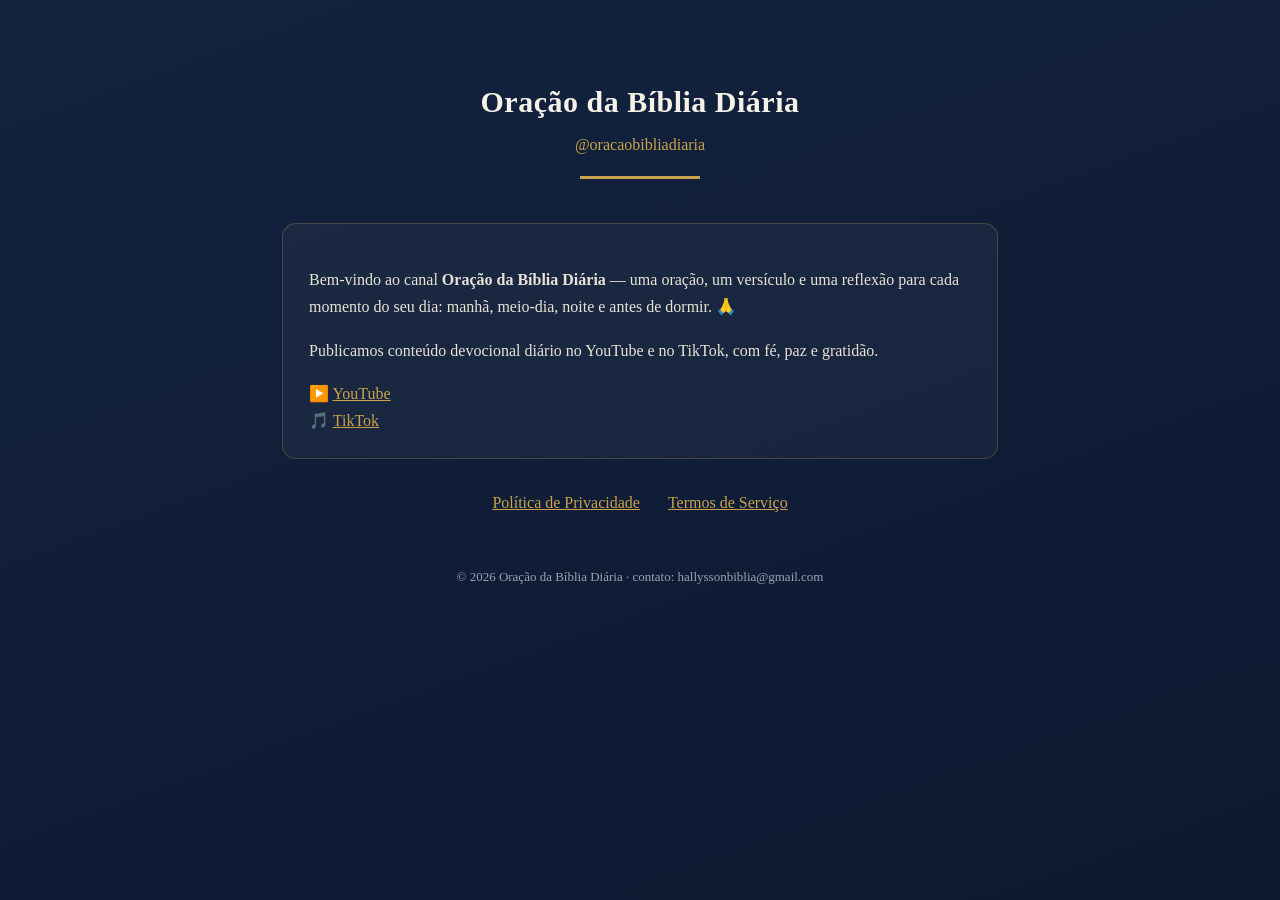
<file: index.html>
<!DOCTYPE html>
<html lang="pt-BR">
<head>
<meta charset="utf-8">
<meta name="viewport" content="width=device-width, initial-scale=1">
<title>Oração da Bíblia Diária</title>
<link rel="stylesheet" href="style.css">
</head>
<body>
<div class="wrap">
  <header>
    <div class="marca">Oração da Bíblia Diária</div>
    <div class="arroba">@oracaobibliadiaria</div>
    <div class="linha"></div>
  </header>

  <div class="card">
    <p>Bem-vindo ao canal <strong>Oração da Bíblia Diária</strong> — uma oração,
    um versículo e uma reflexão para cada momento do seu dia: manhã, meio-dia,
    noite e antes de dormir. 🙏</p>
    <p>Publicamos conteúdo devocional diário no YouTube e no TikTok, com fé, paz
    e gratidão.</p>
    <p>
      ▶️ <a href="https://www.youtube.com/@oracaobibliadiaria">YouTube</a><br>
      🎵 <a href="https://www.tiktok.com/@oracaobibliadiariaa">TikTok</a>
    </p>
  </div>

  <div class="nav">
    <a href="privacidade/">Política de Privacidade</a>
    <a href="termos/">Termos de Serviço</a>
  </div>

  <footer>© 2026 Oração da Bíblia Diária · contato: hallyssonbiblia@gmail.com</footer>
</div>
</body>
</html>
</file>
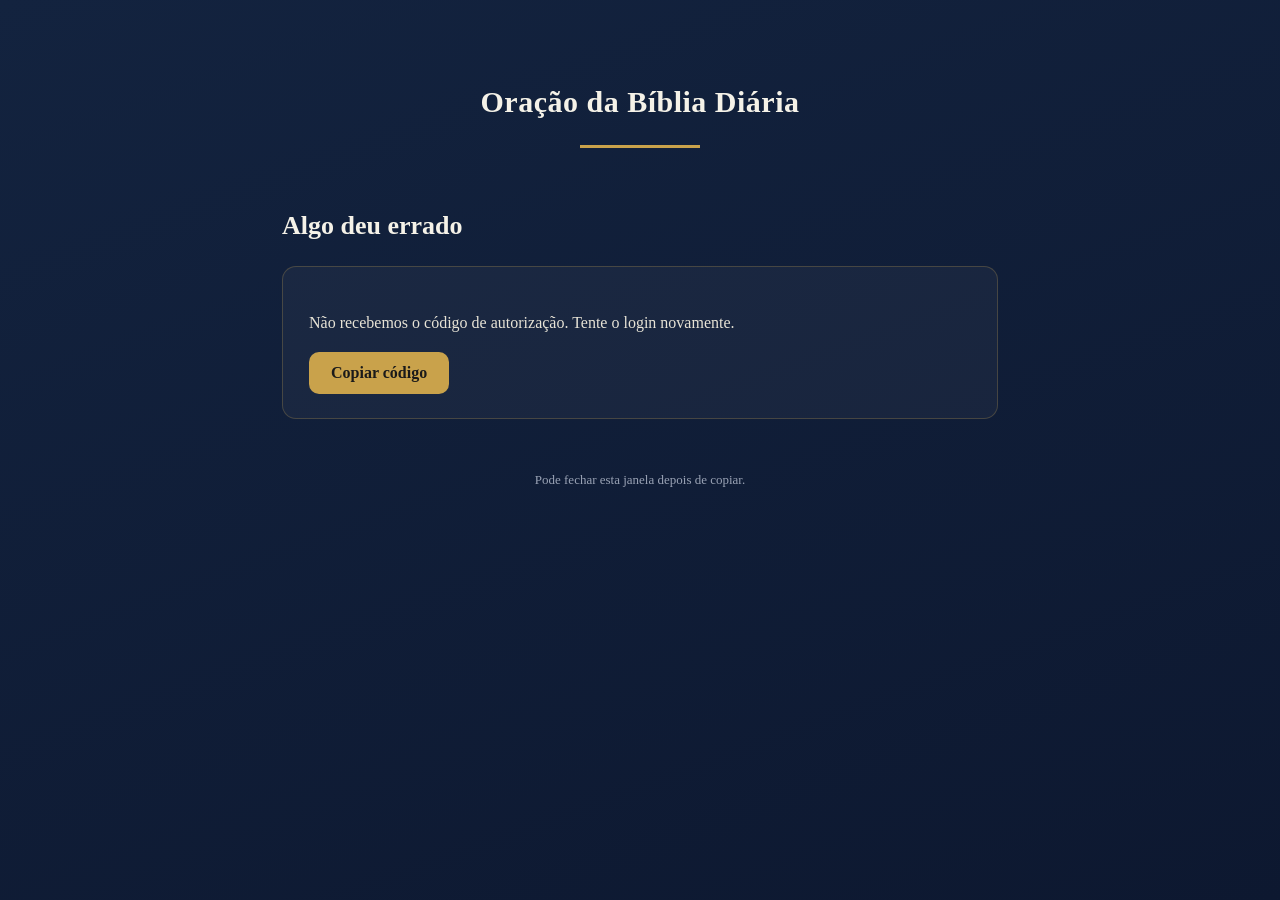
<file: callback/index.html>
<!DOCTYPE html>
<html lang="pt-BR">
<head>
<meta charset="utf-8">
<meta name="viewport" content="width=device-width, initial-scale=1">
<title>Autorização — Oração da Bíblia Diária</title>
<link rel="stylesheet" href="../style.css">
</head>
<body>
<div class="wrap">
  <header>
    <div class="marca">Oração da Bíblia Diária</div>
    <div class="linha"></div>
  </header>

  <h1 id="titulo">Autorização concluída ✅</h1>

  <div class="card">
    <p id="msg">Copie o código abaixo e cole no programa, na linha
    <em>"Cole aqui o código"</em>:</p>
    <textarea class="code" id="code" rows="3" readonly onclick="this.select()"></textarea>
    <p style="margin-top:14px">
      <button class="btn" onclick="copiar()">Copiar código</button>
    </p>
    <p class="dim" id="erro"></p>
  </div>

  <footer>Pode fechar esta janela depois de copiar.</footer>
</div>

<script>
  // Lê ?code=...&state=... que o TikTok devolve e mostra para copiar.
  var p = new URLSearchParams(window.location.search);
  var code = p.get("code");
  var err = p.get("error") || p.get("error_description");
  var box = document.getElementById("code");
  if (code) {
    box.value = code;
    box.focus(); box.select();
  } else {
    document.getElementById("titulo").textContent = "Algo deu errado";
    document.getElementById("msg").textContent =
      "Não recebemos o código de autorização. Tente o login novamente.";
    document.getElementById("erro").textContent = err ? ("Erro: " + err) : "";
    box.style.display = "none";
  }
  function copiar(){
    box.select(); document.execCommand("copy");
    var b = document.querySelector(".btn"); b.textContent = "Copiado!";
    setTimeout(function(){ b.textContent = "Copiar código"; }, 1500);
  }
</script>
</body>
</html>
</file>
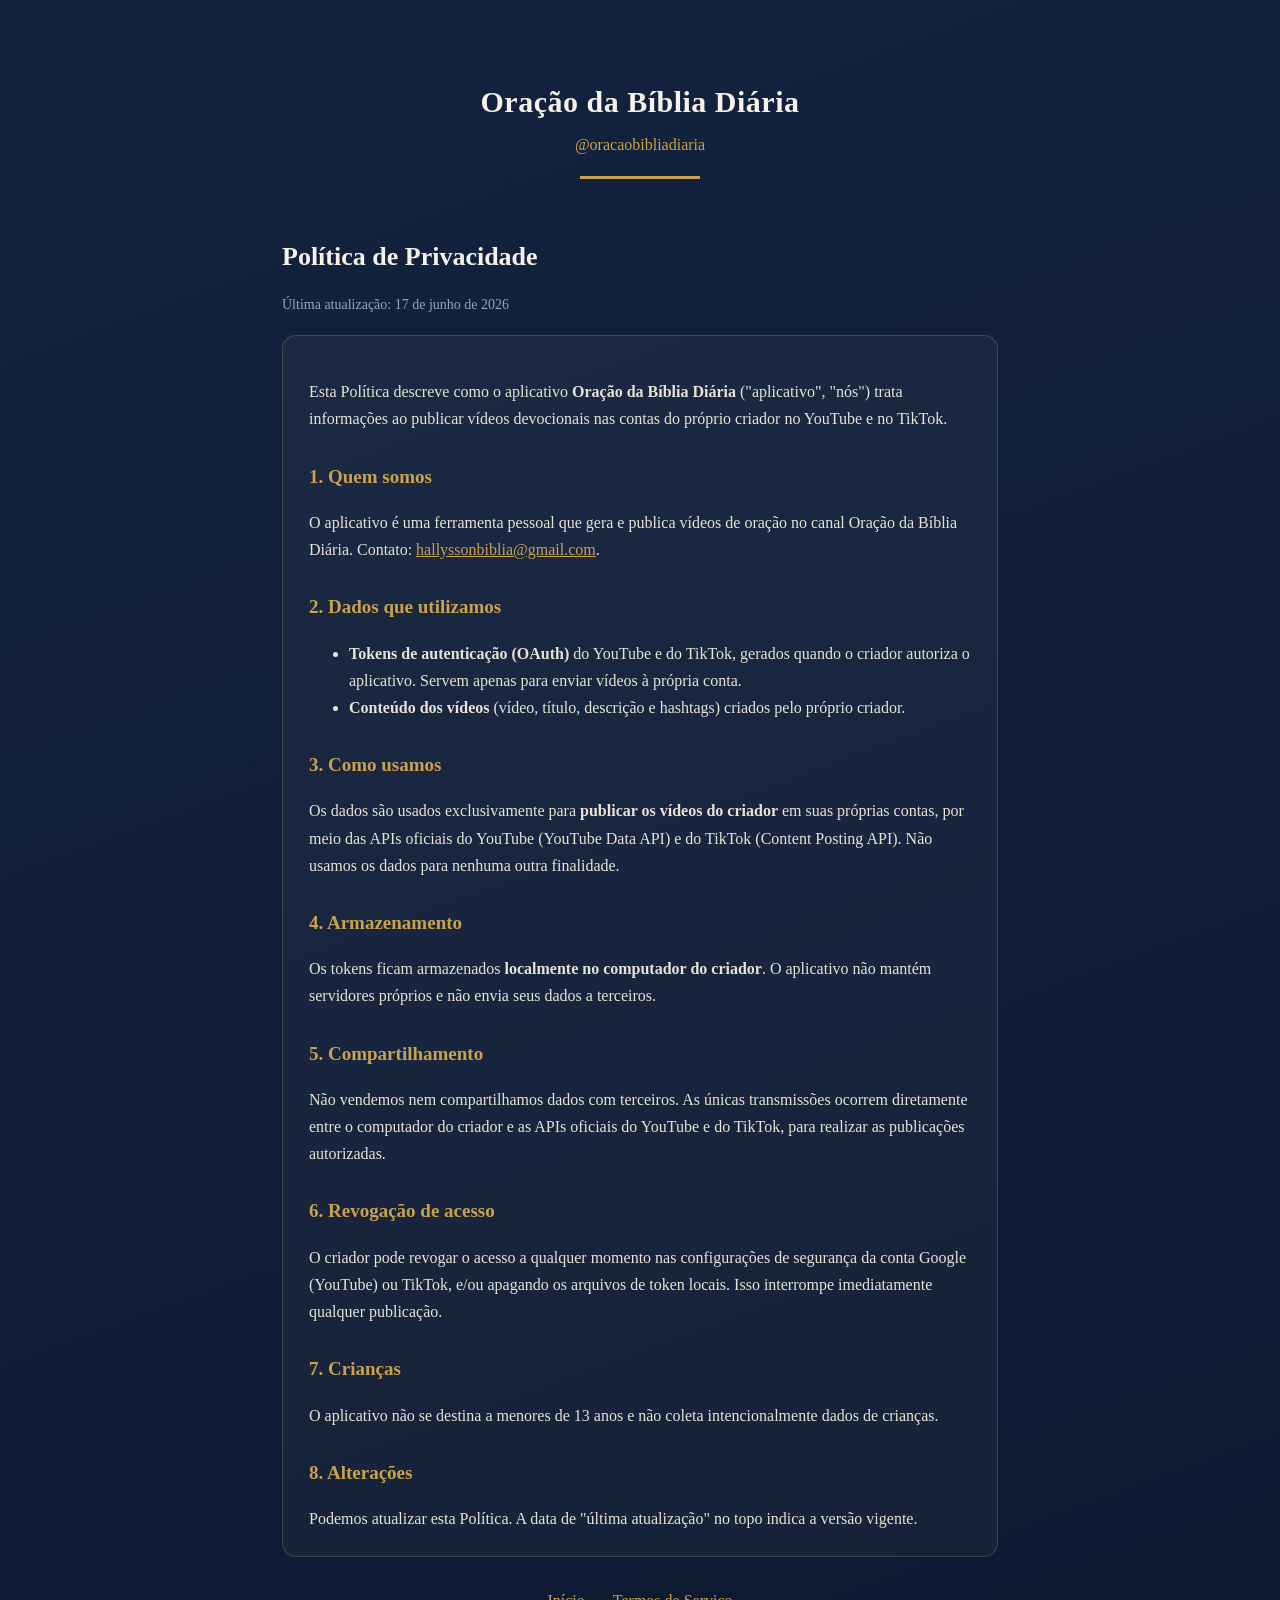
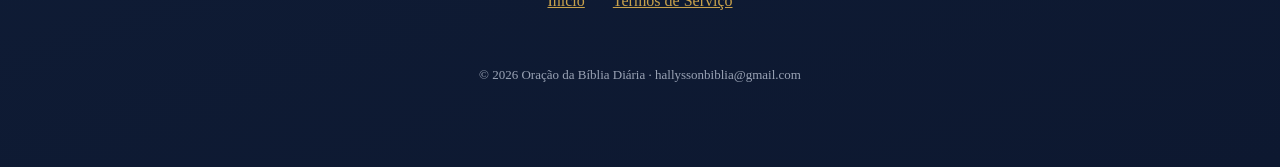
<file: privacidade/index.html>
<!DOCTYPE html>
<html lang="pt-BR">
<head>
<meta charset="utf-8">
<meta name="viewport" content="width=device-width, initial-scale=1">
<title>Política de Privacidade — Oração da Bíblia Diária</title>
<link rel="stylesheet" href="../style.css">
</head>
<body>
<div class="wrap">
  <header>
    <div class="marca">Oração da Bíblia Diária</div>
    <div class="arroba">@oracaobibliadiaria</div>
    <div class="linha"></div>
  </header>

  <h1>Política de Privacidade</h1>
  <p class="dim">Última atualização: 17 de junho de 2026</p>

  <div class="card">
    <p>Esta Política descreve como o aplicativo <strong>Oração da Bíblia Diária</strong>
    ("aplicativo", "nós") trata informações ao publicar vídeos devocionais nas
    contas do próprio criador no YouTube e no TikTok.</p>

    <h2>1. Quem somos</h2>
    <p>O aplicativo é uma ferramenta pessoal que gera e publica vídeos de oração
    no canal Oração da Bíblia Diária. Contato:
    <a href="mailto:hallyssonbiblia@gmail.com">hallyssonbiblia@gmail.com</a>.</p>

    <h2>2. Dados que utilizamos</h2>
    <ul>
      <li><strong>Tokens de autenticação (OAuth)</strong> do YouTube e do TikTok,
      gerados quando o criador autoriza o aplicativo. Servem apenas para enviar
      vídeos à própria conta.</li>
      <li><strong>Conteúdo dos vídeos</strong> (vídeo, título, descrição e
      hashtags) criados pelo próprio criador.</li>
    </ul>

    <h2>3. Como usamos</h2>
    <p>Os dados são usados exclusivamente para <strong>publicar os vídeos do
    criador</strong> em suas próprias contas, por meio das APIs oficiais do
    YouTube (YouTube Data API) e do TikTok (Content Posting API). Não usamos os
    dados para nenhuma outra finalidade.</p>

    <h2>4. Armazenamento</h2>
    <p>Os tokens ficam armazenados <strong>localmente no computador do criador</strong>.
    O aplicativo não mantém servidores próprios e não envia seus dados a
    terceiros.</p>

    <h2>5. Compartilhamento</h2>
    <p>Não vendemos nem compartilhamos dados com terceiros. As únicas transmissões
    ocorrem diretamente entre o computador do criador e as APIs oficiais do
    YouTube e do TikTok, para realizar as publicações autorizadas.</p>

    <h2>6. Revogação de acesso</h2>
    <p>O criador pode revogar o acesso a qualquer momento nas configurações de
    segurança da conta Google (YouTube) ou TikTok, e/ou apagando os arquivos de
    token locais. Isso interrompe imediatamente qualquer publicação.</p>

    <h2>7. Crianças</h2>
    <p>O aplicativo não se destina a menores de 13 anos e não coleta
    intencionalmente dados de crianças.</p>

    <h2>8. Alterações</h2>
    <p>Podemos atualizar esta Política. A data de "última atualização" no topo
    indica a versão vigente.</p>
  </div>

  <div class="nav">
    <a href="../">Início</a>
    <a href="../termos/">Termos de Serviço</a>
  </div>
  <footer>© 2026 Oração da Bíblia Diária · hallyssonbiblia@gmail.com</footer>
</div>
</body>
</html>
</file>
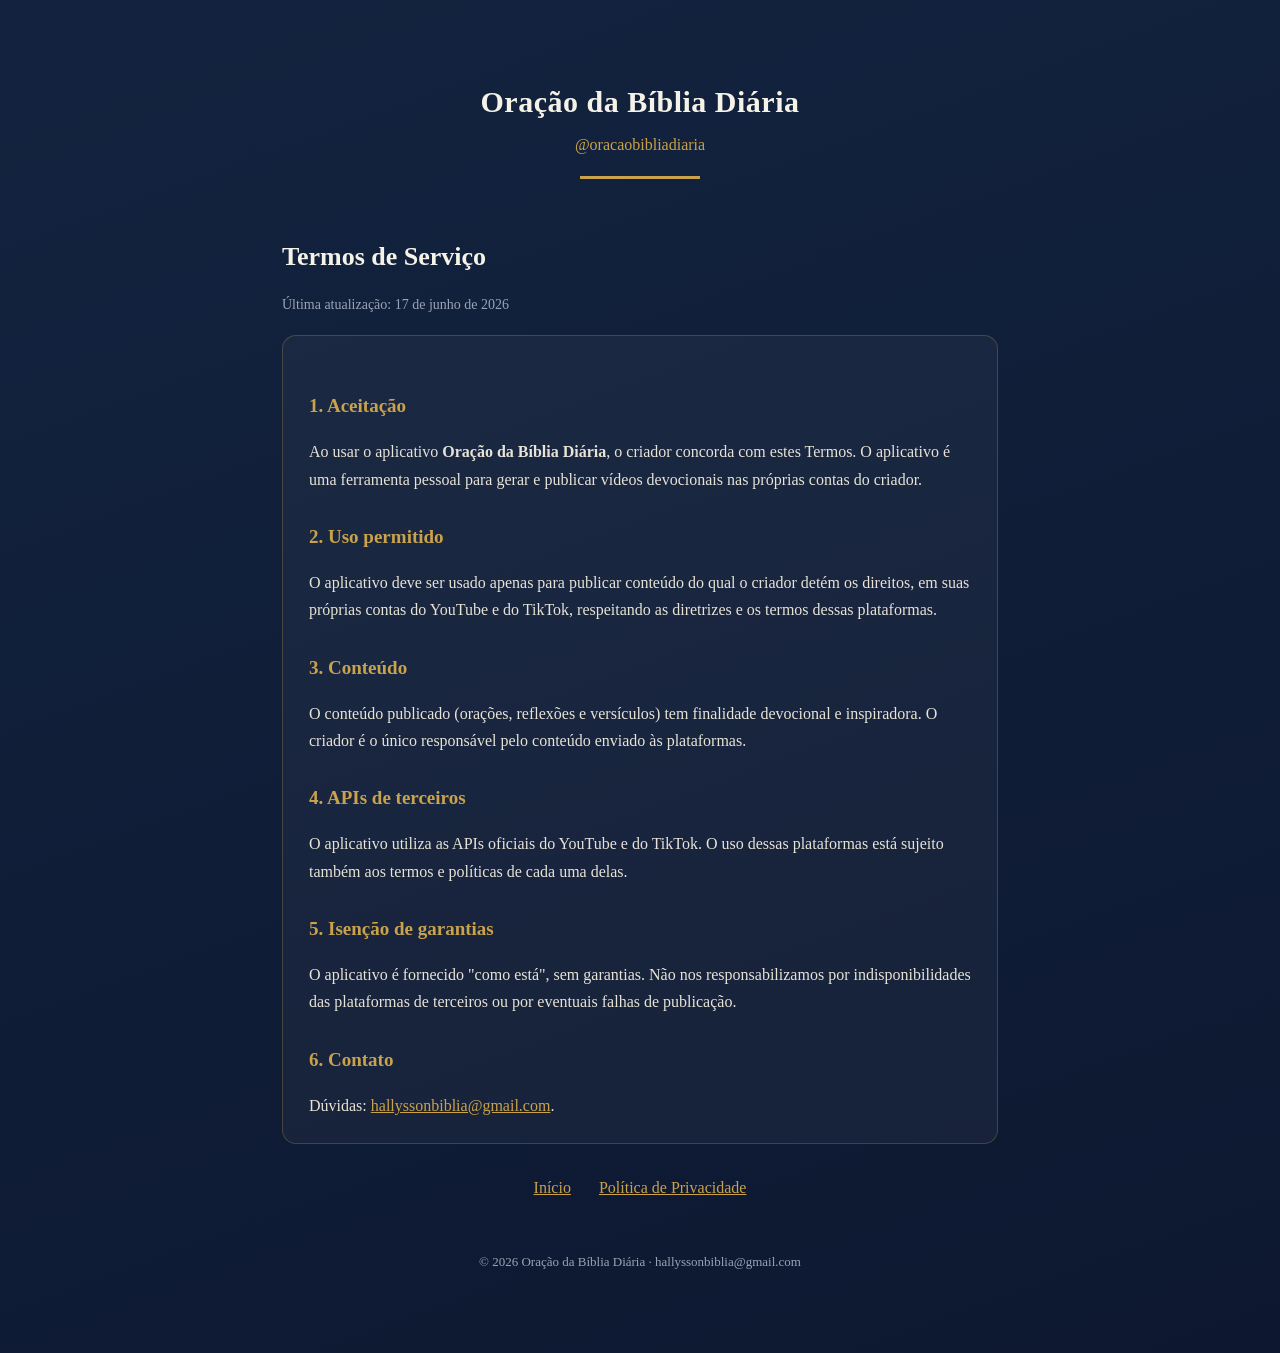
<file: termos/index.html>
<!DOCTYPE html>
<html lang="pt-BR">
<head>
<meta charset="utf-8">
<meta name="viewport" content="width=device-width, initial-scale=1">
<title>Termos de Serviço — Oração da Bíblia Diária</title>
<link rel="stylesheet" href="../style.css">
</head>
<body>
<div class="wrap">
  <header>
    <div class="marca">Oração da Bíblia Diária</div>
    <div class="arroba">@oracaobibliadiaria</div>
    <div class="linha"></div>
  </header>

  <h1>Termos de Serviço</h1>
  <p class="dim">Última atualização: 17 de junho de 2026</p>

  <div class="card">
    <h2>1. Aceitação</h2>
    <p>Ao usar o aplicativo <strong>Oração da Bíblia Diária</strong>, o criador
    concorda com estes Termos. O aplicativo é uma ferramenta pessoal para gerar e
    publicar vídeos devocionais nas próprias contas do criador.</p>

    <h2>2. Uso permitido</h2>
    <p>O aplicativo deve ser usado apenas para publicar conteúdo do qual o criador
    detém os direitos, em suas próprias contas do YouTube e do TikTok, respeitando
    as diretrizes e os termos dessas plataformas.</p>

    <h2>3. Conteúdo</h2>
    <p>O conteúdo publicado (orações, reflexões e versículos) tem finalidade
    devocional e inspiradora. O criador é o único responsável pelo conteúdo
    enviado às plataformas.</p>

    <h2>4. APIs de terceiros</h2>
    <p>O aplicativo utiliza as APIs oficiais do YouTube e do TikTok. O uso dessas
    plataformas está sujeito também aos termos e políticas de cada uma delas.</p>

    <h2>5. Isenção de garantias</h2>
    <p>O aplicativo é fornecido "como está", sem garantias. Não nos
    responsabilizamos por indisponibilidades das plataformas de terceiros ou por
    eventuais falhas de publicação.</p>

    <h2>6. Contato</h2>
    <p>Dúvidas: <a href="mailto:hallyssonbiblia@gmail.com">hallyssonbiblia@gmail.com</a>.</p>
  </div>

  <div class="nav">
    <a href="../">Início</a>
    <a href="../privacidade/">Política de Privacidade</a>
  </div>
  <footer>© 2026 Oração da Bíblia Diária · hallyssonbiblia@gmail.com</footer>
</div>
</body>
</html>
</file>
<file: style.css>
:root{
  --azul:#13233F; --azul2:#0d1830; --dourado:#C9A24B; --claro:#F5F2E8;
}
*{box-sizing:border-box}
body{
  margin:0; font-family:Georgia,"Times New Roman",serif; color:var(--claro);
  background:linear-gradient(160deg,var(--azul) 0%,var(--azul2) 100%);
  min-height:100vh; line-height:1.7;
}
.wrap{max-width:760px; margin:0 auto; padding:48px 22px 80px}
header{text-align:center; padding:28px 0 8px}
header .marca{font-size:30px; font-weight:bold; letter-spacing:.5px}
header .arroba{color:var(--dourado); font-size:16px; margin-top:4px}
header .linha{width:120px; height:3px; background:var(--dourado); margin:18px auto}
h1{font-size:26px; margin:30px 0 6px}
h2{font-size:19px; color:var(--dourado); margin:28px 0 8px}
p,li{font-size:16px; color:#e7e3d6}
a{color:var(--dourado)}
.card{background:rgba(255,255,255,.04); border:1px solid rgba(201,162,75,.25);
  border-radius:14px; padding:26px 26px 8px; margin-top:18px}
.nav{text-align:center; margin-top:30px}
.nav a{display:inline-block; margin:0 12px}
footer{text-align:center; color:#9aa3b5; font-size:13px; margin-top:50px}
.dim{color:#9aa3b5; font-size:14px}
.btn{display:inline-block; background:var(--dourado); color:#1a1a1a; font-weight:bold;
  text-decoration:none; padding:12px 22px; border-radius:10px; border:none; cursor:pointer;
  font-size:16px; font-family:inherit}
.code{width:100%; font-family:Consolas,monospace; font-size:15px; padding:14px;
  border-radius:10px; border:1px solid var(--dourado); background:#0b1426; color:var(--claro);
  margin-top:10px}
</file>
